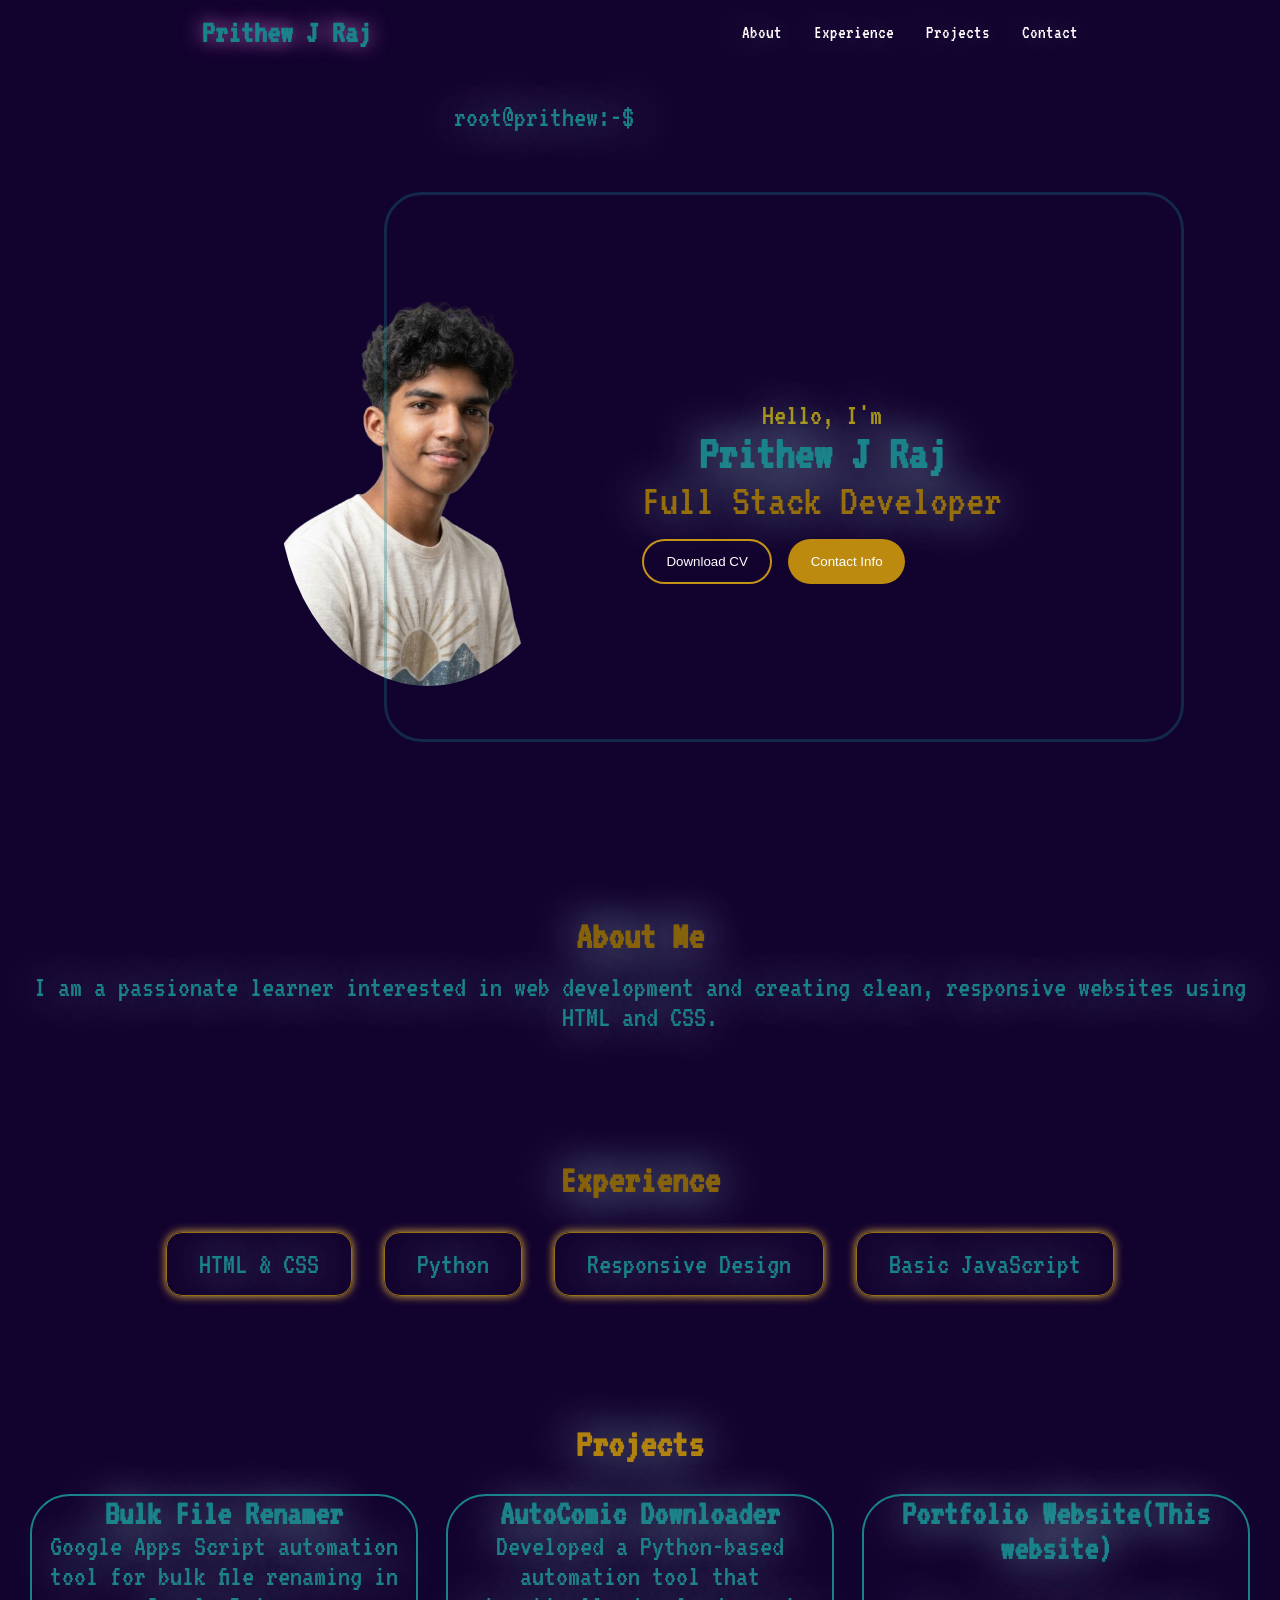
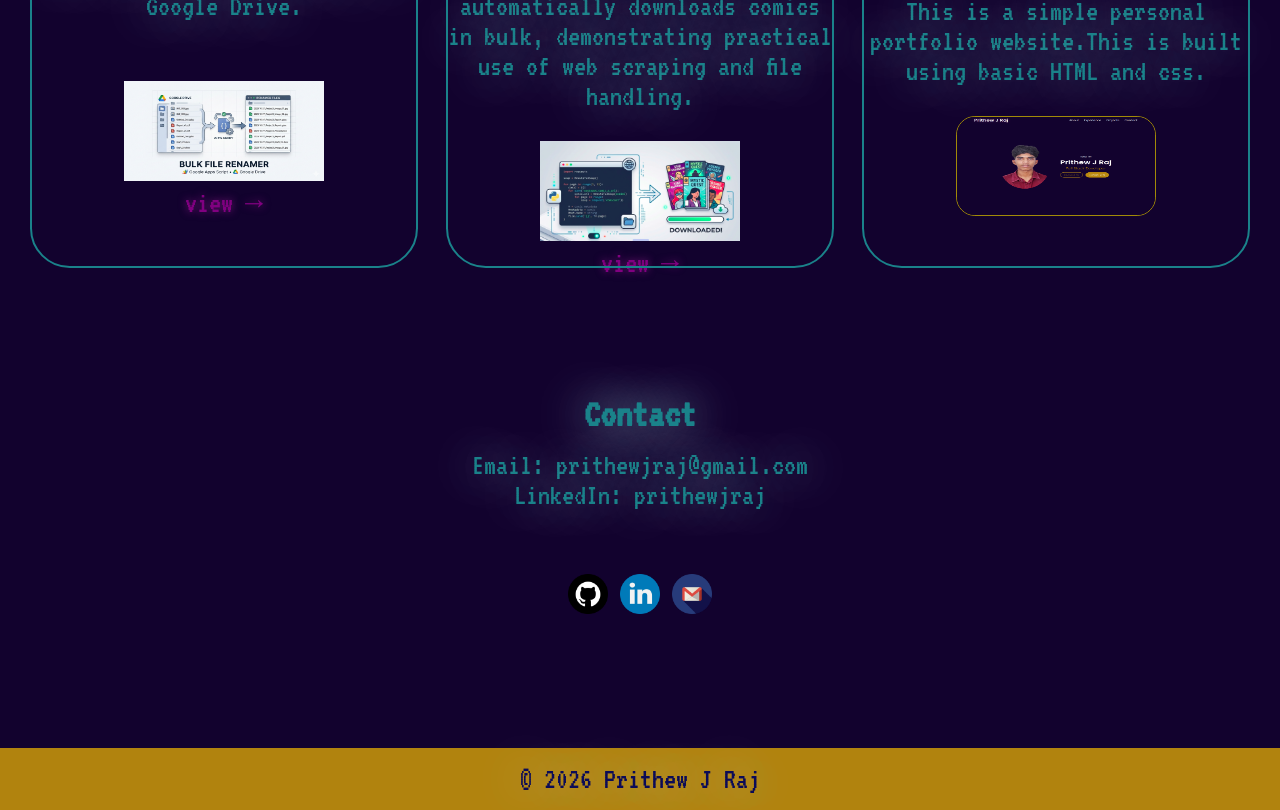
<file: index.html>
<!DOCTYPE html>
<html lang="en-US">
<head>
    <meta charset="UTF-8">
    <meta name="viewport" content="width=device-width, initial-scale=1.0">
    <title>Prithew J Raj | Portfolio</title>

    <link rel="stylesheet" href="style.css">
    <link rel="stylesheet" href="mediaqueries.css">
</head>
<body>

    <video autoplay muted loop id="myVideo">
        <source src="bgvid.mp4" type="video/mp4">
    </video>

    <!-- Desktop Navigation -->
    <nav id="desktop-nav">
        <div class="logo"  style="text-shadow: 0 0 20px rgb(204, 123, 204);">Prithew J Raj</div>
        <ul class="nav-links">
            <li><a href="#about">About</a></li>
            <li><a href="#experience">Experience</a></li>
            <li><a href="#projects">Projects</a></li>
            <li><a href="#contact">Contact</a></li>
        </ul>
    </nav>

    <!-- Mobile Navigation -->
    <nav id="s-nav">
        <div class="logo">Prithew J Raj</div>
        <div class="s-menu">
            <div class="hamburger-icon">
                <span></span>
                <span></span>
                <span></span>
            </div>

            <div class="menu-links">
                <li><a href="#about">About</a></li>
                <li><a href="#experience">Experience</a></li>
                <li><a href="#projects">Projects</a></li>
                <li><a href="#contact">Contact</a></li>
            </div>
        </div>
    </nav>
    <video autoplay muted loop id="crt-noise-vid">
    <source src="noise.mp4" type="video/mp4"> <!-- Replace with your actual video filename -->
    </video>
    <!-- Hero Section -->
     <p style="padding-top:1cm ;margin-left: 12cm; ">root@prithew:-$</p>
    <section id="profile">
        <div class="profile-pic">
            <img src="profilephoto.png" alt="Profile photo">
        </div>
        <div class="profile-text">
            <p style="color: rgb(168, 145, 14);">Hello, I'm</p>
            <h1>Prithew J Raj</h1>
            <h2 style="color: rgb(150, 111, 12);">Full Stack Developer    </h2>

            <div class="btn-container">
                <button class="btn btn-outline" style="color: rgb(150, 111, 14);"><a href="https://prithewjraj.github.io/portfolio/resume.html">Download CV</a></button>
                <button class="btn btn-filled" ><a href="#contact">Contact Info</a></button>
            </div>
        </div>
    </section>

    <!-- About -->
    <section id="about">
        <h1 class="section-title" style="color: rgb(134, 99, 10);">About Me</h1>
        <p class="section-text">
            I am a passionate learner interested in web development and creating
            clean, responsive websites using HTML and CSS.
        </p>
    </section>

    <!-- Experience -->
    <section id="experience" >
        <h1 class="section-title" style="color: rgb(134, 99, 10);">Experience</h1>
        <div class="experience-container">
            <div class="exp-card">HTML & CSS</div>
            <div class="exp-card">Python</div>
            <div class="exp-card">Responsive Design</div>
            <div class="exp-card">Basic JavaScript</div>
        </div>
    </section>

    <!-- Projects -->
    <section id="projects">
        <h1 class="section-title" style="color:rgb(177, 131, 14);">Projects</h1>
        <div class="projects-container">
            <div class="project-card">
                <h3>Bulk File Renamer</h3>
                <p>Google Apps Script automation tool for bulk file renaming in Google Drive.</p><br><br>
                <a href="https://prithewjraj.github.io/portfolio/bulkfilerenamer.html" ><img src="bulkasset.png" alt="file" height="100px" width="200px"></a><br>
                <a href="https://prithewjraj.github.io/portfolio/bulkfilerenamer.html" style="color: purple;text-shadow: 0 0 8px rgb(121, 23, 121);">view →</a>
            </div>
            <div class="project-card" >
                <h3>AutoComic Downloader</h3>
                <p>Developed a Python-based automation tool that automatically downloads comics in bulk,
demonstrating practical use of web scraping and file handling.</p><br>
<a href="https://prithewjraj.github.io/portfolio/autocomicdownloader.html" ><img src="comic.png" alt="comic downloader" height="100px" width="200px"></a><br>
            <a href="https://prithewjraj.github.io/portfolio/autocomicdownloader.html" style="color: purple;text-shadow: 0 0 8px rgb(121, 23, 121);">view →</a>
            </div>
            <div class="project-card">
                <h3>Portfolio Website(This website)</h3><br>
                <p>This is a simple personal portfolio website.This is built using basic HTML and css.</p><br>
                <img src="folio.png" alt="file" height="100px" width="200px" style="border: 1px solid rgb(161, 138, 7);border-radius: 0.5cm;"><br>

                
            </div>
        </div>
    </section>

    <!-- Contact -->
    <section id="contact">
        <h1 class="section-title">Contact</h1>
        <p>Email: prithewjraj@gmail.com</p>
        <p>LinkedIn: prithewjraj</p>
        <section id="contact">
        <div class="contact-icons">
            <a href="https://github.com/prithewjraj" target="_blank">
                <img src="github.png" alt="GitHub" height="40px" width="40px">
            </a>

            <a href="https://www.linkedin.com/in/prithewjraj" target="_blank" >
                <img src="linkedin.png" alt="LinkedIn" height="40px" width="40px">
            </a>

            <a href="mailto:prithewjraj@gmail.com">
                <img src="gmail.png" alt="Gmail" height="40px" width="40px">
            </a>
    </div>
</section>
    </section>

    <!-- Footer -->
    <footer style="background-color:rgb(177, 131, 14) ;color: rgb(11, 11, 87);">
        <p>© 2026 Prithew J Raj</p>
    </footer>

</body>
</html>
</file>
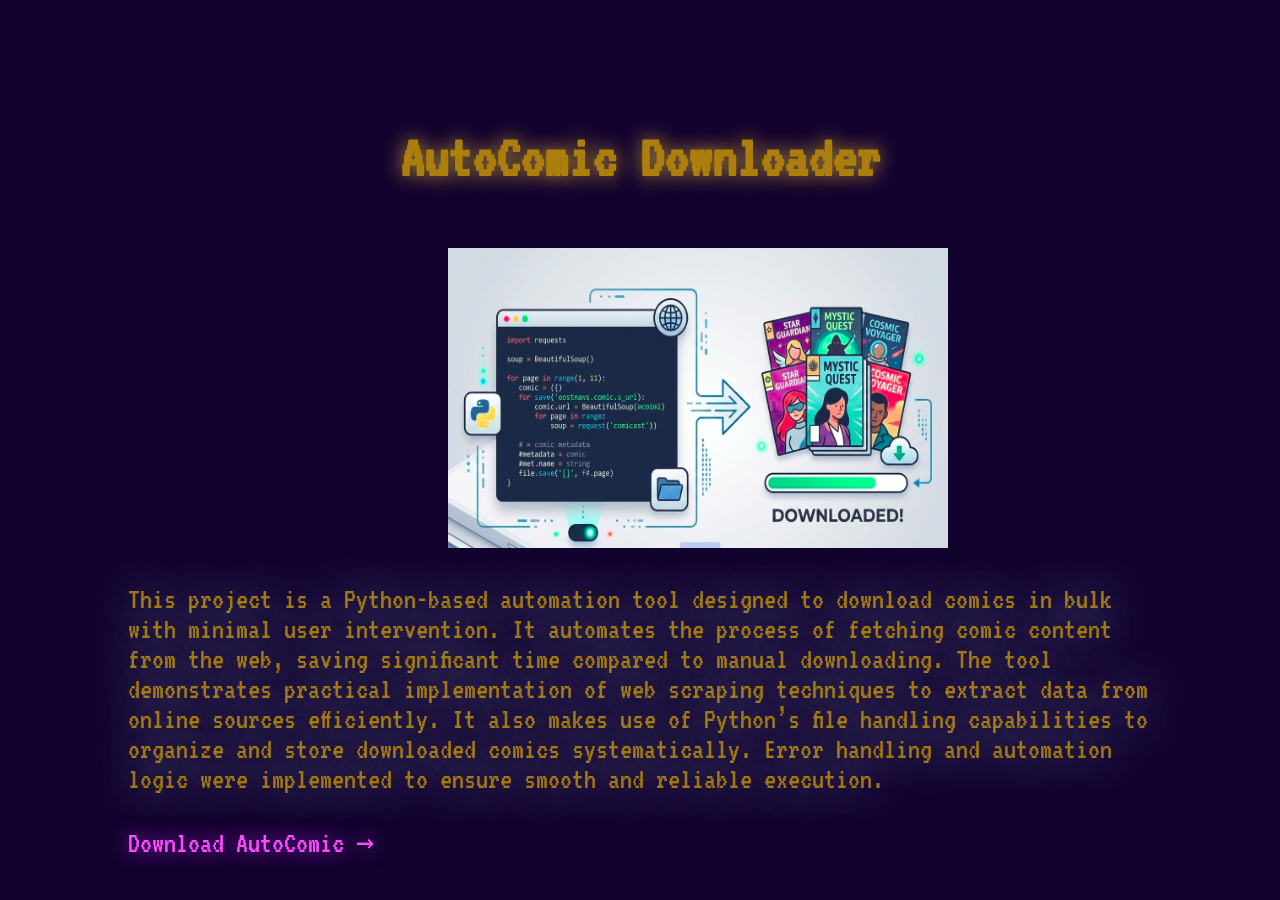
<file: autocomicdownloader.html>
<!DOCTYPE html>
<html lang="en-US">
<head>
    <meta charset="UTF-8">
    <meta name="viewport" content="width=device-width, initial-scale=1.0">
    <title>Prithew J Raj | Portfolio</title>

    <link rel="stylesheet" href="style.css">
    <link rel="stylesheet" href="mediaqueries.css">
</head>
<body>
    <h1 style="color: rgb(172, 126, 11); text-align: center; margin-top: 10%;text-shadow: 0 0 20px rgb(184, 146, 52);">AutoComic Downloader</h1><br><br>
    <img src="comic.png" style="width: 500px; height: 300px; margin-left: 35%;"><br><br>
    <p style="margin-left:10%;margin-right:10%;color: rgb(161, 120, 15);">This project is a Python-based automation tool designed to download comics in bulk with minimal user intervention. It automates the process of fetching comic content from the web, saving significant time compared to manual downloading. The tool demonstrates practical implementation of web scraping techniques to extract data from online sources efficiently. It also makes use of Python’s file handling capabilities to organize and store downloaded comics systematically. Error handling and automation logic were implemented to ensure smooth and reliable execution.</p><br>
    <a href="https://github.com/prithewjraj/autocomicdownloader" style="margin-left: 10%;color: rgb(255, 75, 255);text-shadow: 0 0 20px rgb(187, 52, 228);">Download AutoComic →</a>
</body>
</file>
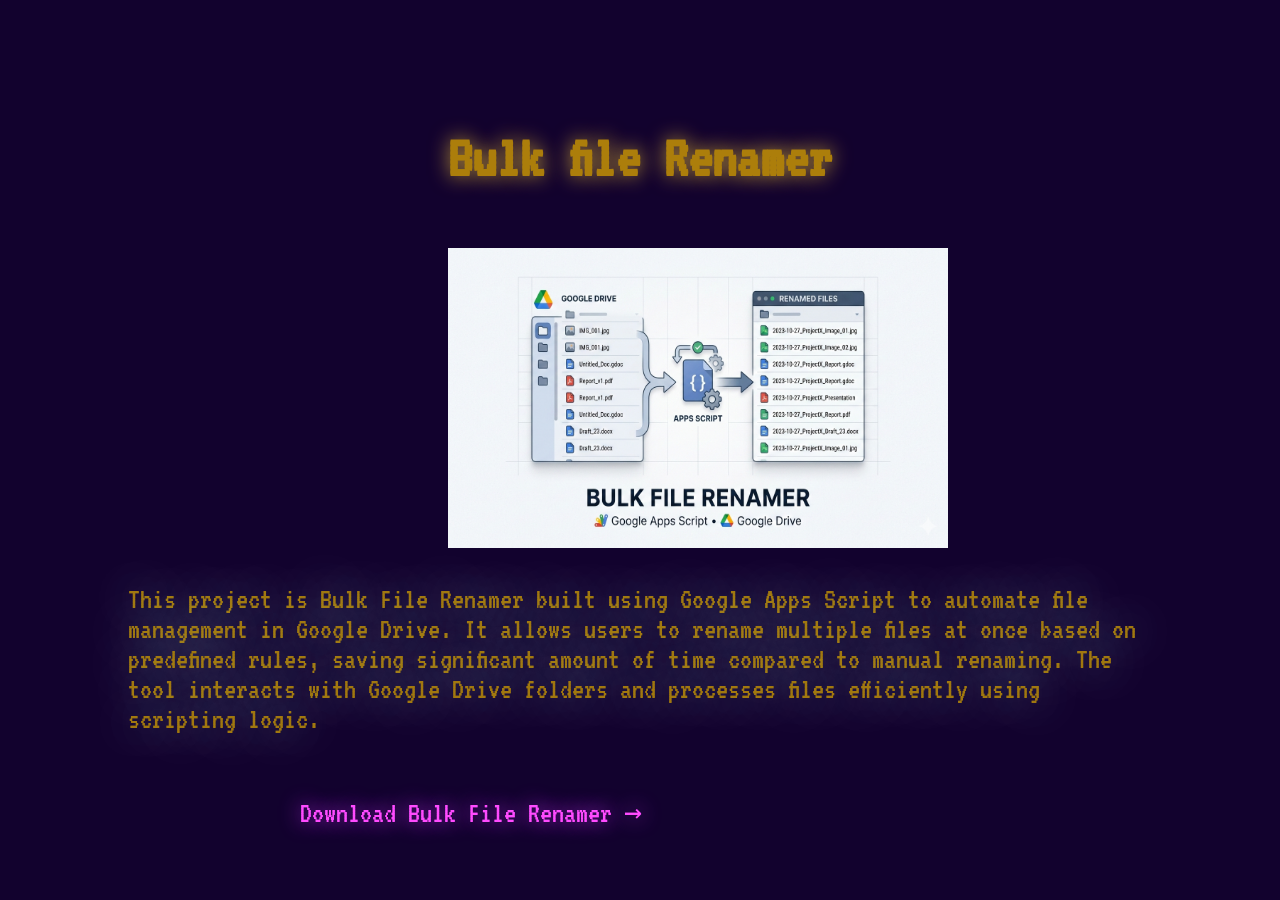
<file: bulkfilerenamer.html>
<!DOCTYPE html>
<html lang="en-US">
<head>
    <meta charset="UTF-8">
    <meta name="viewport" content="width=device-width, initial-scale=1.0">
    <title>Prithew J Raj | Portfolio</title>

    <link rel="stylesheet" href="style.css">
    <link rel="stylesheet" href="mediaqueries.css">
</head>
<body>
    <video autoplay muted loop id="myVideo">
        <source src="bgvid.mp4" type="video/mp4">
    </video>
    <h1 style="color: rgb(172, 126, 11); text-align: center; margin-top: 10%;text-shadow: 0 0 20px rgb(184, 146, 52);">Bulk file Renamer</h1><br><br>
    <img src="bulkasset.png" style="width: 500px; height: 300px; margin-left: 35%;"><br><br>
    <p style="margin-left:10%;margin-right:10%;color: rgb(161, 120, 15);">This project is Bulk File Renamer built using Google Apps Script to automate file management in Google Drive. It allows users to rename multiple files at once based on predefined rules, saving significant amount of time compared to manual renaming. The tool interacts with Google Drive folders and processes files efficiently using scripting logic.</p>
    <br>
    <br>
    <a href="https://github.com/prithewjraj/autocomicdownloader" style="margin-left: 300px;color: rgb(255, 75, 255);text-shadow: 0 0 20px rgb(187, 52, 228);">Download Bulk File Renamer →</a>
</body>
</file>
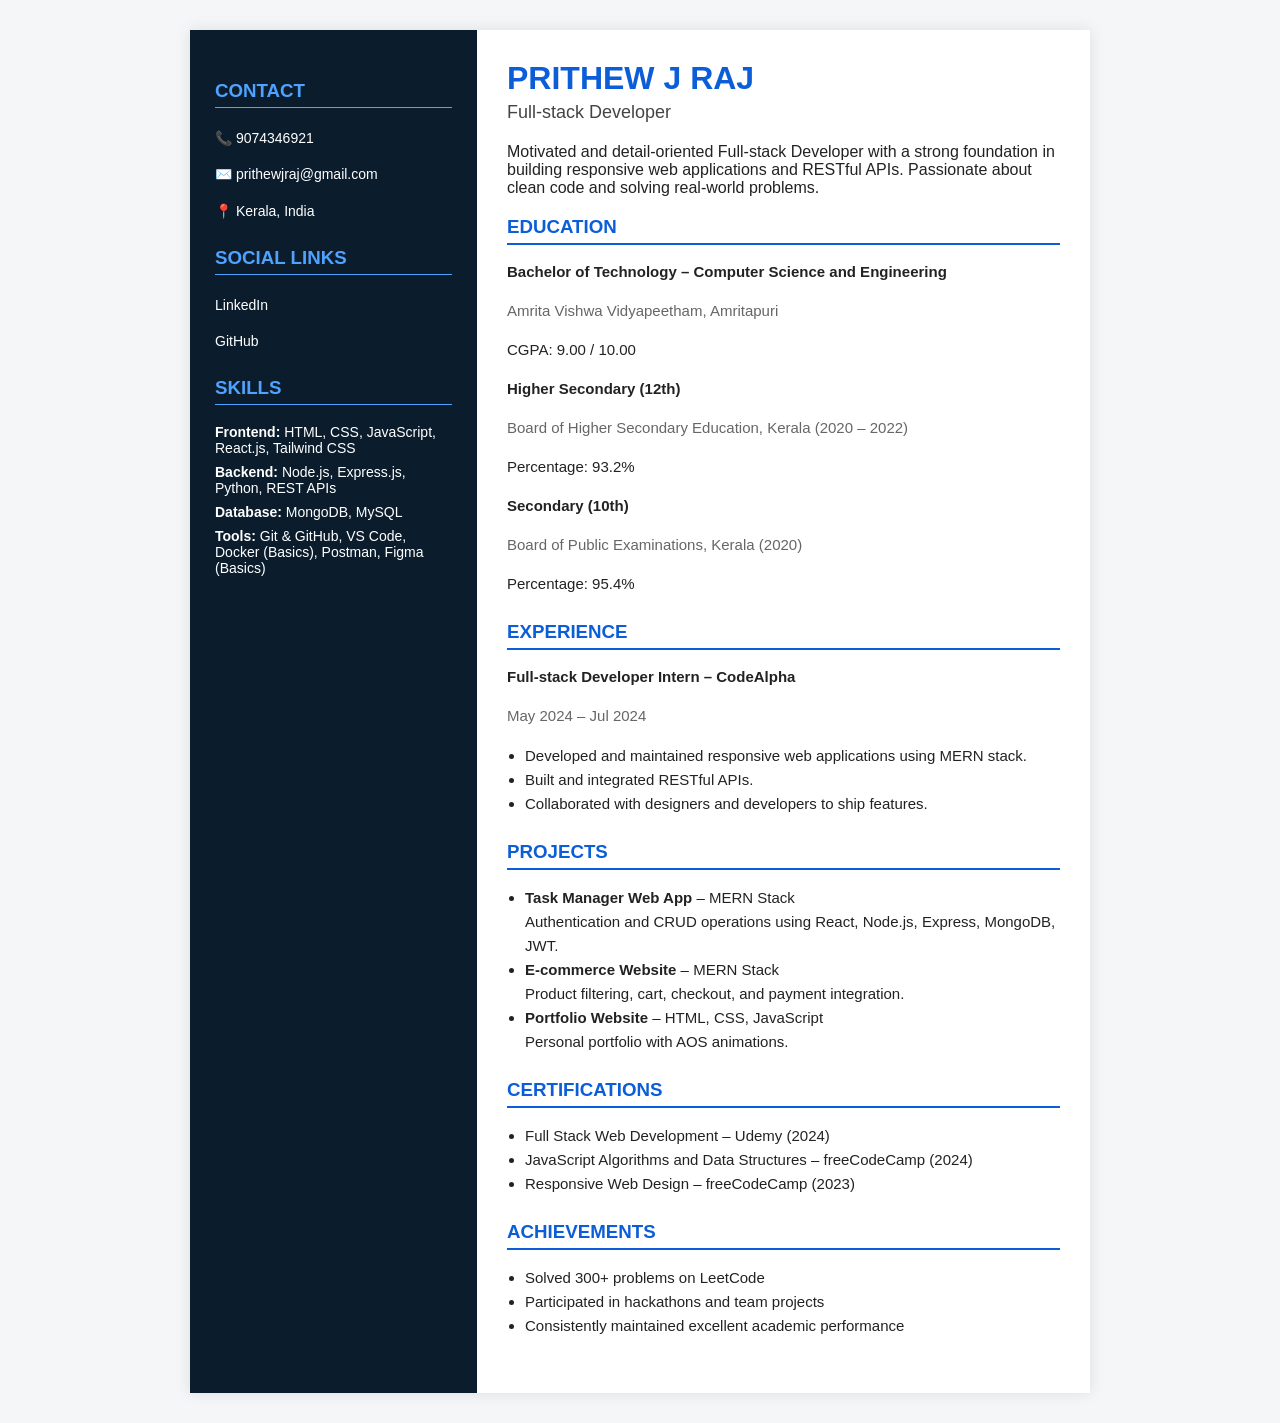
<file: resume.html>
<!DOCTYPE html>
<html lang="en">
<head>
    <meta charset="UTF-8">
    <title>Prithew J Raj - Resume</title>
    <style>
        body {
            margin: 0;
            font-family: Arial, Helvetica, sans-serif;
            background: #f4f6f8;
            color: #222;
        }

        .resume {
            max-width: 900px;
            margin: 30px auto;
            background: #ffffff;
            display: flex;
            box-shadow: 0 0 15px rgba(0,0,0,0.1);
        }

        /* LEFT PANEL */
        .left {
            width: 30%;
            background: #0b1d2d;
            color: #ffffff;
            padding: 25px;
        }

        .left h3 {
            border-bottom: 1px solid #4fa3ff;
            padding-bottom: 5px;
            margin-top: 25px;
            color: #4fa3ff;
        }

        .left p, .left a {
            font-size: 14px;
            line-height: 1.6;
            color: #ffffff;
            text-decoration: none;
        }

        .skills ul {
            list-style: none;
            padding: 0;
        }

        .skills li {
            margin-bottom: 8px;
            font-size: 14px;
        }

        /* RIGHT PANEL */
        .right {
            width: 70%;
            padding: 30px;
        }

        .header h1 {
            margin: 0;
            font-size: 32px;
            color: #0b5ed7;
        }

        .header h2 {
            margin: 5px 0 20px;
            font-size: 18px;
            font-weight: normal;
            color: #444;
        }

        .section {
            margin-bottom: 25px;
        }

        .section h3 {
            color: #0b5ed7;
            border-bottom: 2px solid #0b5ed7;
            padding-bottom: 5px;
            margin-bottom: 10px;
        }

        .section p, .section li {
            font-size: 15px;
            line-height: 1.6;
        }

        ul {
            padding-left: 18px;
        }

        .small {
            color: #666;
            font-size: 14px;
        }
    </style>
</head>
<body>

<div class="resume">

    <!-- LEFT SECTION -->
    <div class="left">

        <h3>CONTACT</h3>
        <p>📞 9074346921</p>
        <p>✉️ prithewjraj@gmail.com</p>
        <p>📍 Kerala, India</p>

        <h3>SOCIAL LINKS</h3>
        <p><a href="https://linkedin.com/in/prithewjraj" target="_blank">LinkedIn</a></p>
        <p><a href="https://github.com/prithewjraj" target="_blank">GitHub</a></p>

        <h3>SKILLS</h3>
        <div class="skills">
            <ul>
                <li><strong>Frontend:</strong> HTML, CSS, JavaScript, React.js, Tailwind CSS</li>
                <li><strong>Backend:</strong> Node.js, Express.js, Python, REST APIs</li>
                <li><strong>Database:</strong> MongoDB, MySQL</li>
                <li><strong>Tools:</strong> Git & GitHub, VS Code, Docker (Basics), Postman, Figma (Basics)</li>
            </ul>
        </div>

    </div>

    <!-- RIGHT SECTION -->
    <div class="right">

        <div class="header">
            <h1>PRITHEW J RAJ</h1>
            <h2>Full-stack Developer</h2>
            <p>
                Motivated and detail-oriented Full-stack Developer with a strong foundation
                in building responsive web applications and RESTful APIs.
                Passionate about clean code and solving real-world problems.
            </p>
        </div>

        <div class="section">
            <h3>EDUCATION</h3>
            <p><strong>Bachelor of Technology – Computer Science and Engineering</strong></p>
            <p class="small">Amrita Vishwa Vidyapeetham, Amritapuri</p>
            <p>CGPA: 9.00 / 10.00</p>

            <p><strong>Higher Secondary (12th)</strong></p>
            <p class="small">Board of Higher Secondary Education, Kerala (2020 – 2022)</p>
            <p>Percentage: 93.2%</p>

            <p><strong>Secondary (10th)</strong></p>
            <p class="small">Board of Public Examinations, Kerala (2020)</p>
            <p>Percentage: 95.4%</p>
        </div>

        <div class="section">
            <h3>EXPERIENCE</h3>
            <p><strong>Full-stack Developer Intern – CodeAlpha</strong></p>
            <p class="small">May 2024 – Jul 2024</p>
            <ul>
                <li>Developed and maintained responsive web applications using MERN stack.</li>
                <li>Built and integrated RESTful APIs.</li>
                <li>Collaborated with designers and developers to ship features.</li>
            </ul>
        </div>

        <div class="section">
            <h3>PROJECTS</h3>
            <ul>
                <li>
                    <strong>Task Manager Web App</strong> – MERN Stack  
                    <br>Authentication and CRUD operations using React, Node.js, Express, MongoDB, JWT.
                </li>
                <li>
                    <strong>E-commerce Website</strong> – MERN Stack  
                    <br>Product filtering, cart, checkout, and payment integration.
                </li>
                <li>
                    <strong>Portfolio Website</strong> – HTML, CSS, JavaScript  
                    <br>Personal portfolio with AOS animations.
                </li>
            </ul>
        </div>

        <div class="section">
            <h3>CERTIFICATIONS</h3>
            <ul>
                <li>Full Stack Web Development – Udemy (2024)</li>
                <li>JavaScript Algorithms and Data Structures – freeCodeCamp (2024)</li>
                <li>Responsive Web Design – freeCodeCamp (2023)</li>
            </ul>
        </div>

        <div class="section">
            <h3>ACHIEVEMENTS</h3>
            <ul>
                <li>Solved 300+ problems on LeetCode</li>
                <li>Participated in hackathons and team projects</li>
                <li>Consistently maintained excellent academic performance</li>
            </ul>
        </div>

    </div>
</div>

</body>
</html>
</file>
<file: style.css>
@import url("https://fonts.googleapis.com/css2?family=VT323&display=swap");

* {
    margin: 0;
    padding: 0;
    box-sizing: border-box;
}

body {
    font-family: 'VT323', monospace;
    color: #1a828a;
    font-size: 30px;
    text-shadow: 0 0 50px rgb(189, 236, 255);
}
#myVideo {
  position: fixed;
  right: 0;
  bottom: 0;
  min-width: 100%; 
  min-height: 100%;
  z-index: -1; 
  filter: brightness(0.4);
  object-fit: cover; /* Ensures the video covers the screen without stretching */
}

/* Ensure the body doesn't have a background blocking the video */

html {
    scroll-behavior: smooth;
    background-color: rgb(18, 2, 46);
}

nav {
    display: flex;
    justify-content: space-around;
    align-items: center;
    padding: 1rem;
}

.nav-links {
    display: flex;
    gap: 2rem;
    list-style: none;
    font-size: 1.2rem;
}

a {
    text-decoration: none;
    color: white;
}

a:hover {
    color: rgb(207, 156, 26);
    text-decoration: underline;
    text-underline-offset: 0.5rem;
}
.logo {
    font-size: 2rem;
    font-weight: 600;
}

#s-nav {
    display: none;
}

/* Hero Section */
#profile {
    display: flex;
    justify-content: center;
    align-items: center;
    gap: 4rem;
    height: 80vh;
}

.profile-pic img {
    width: 300px;
    border-radius: 50%;
}

.profile-text h1 {
    font-size: 3rem;
}

.profile-text h2 {
    font-weight: 400;
    color: gray;
}

.btn-container {
    margin-top: 1rem;
    display: flex;
    gap: 1rem;
}

.btn {
    padding: 0.8rem 1.4rem;
    border-radius: 2rem;
    cursor: pointer;
    font-weight: 500;
}

.btn-outline {
    border: 2px solid rgb(196, 147, 23) ;
    background: none;
}

.btn-filled {
    background: rgb(187, 138, 15);
    color: white;
    border: none;
}

/* Sections */
section {
    padding: 4rem 2rem;
    text-align: center;
}

.section-title {
    font-size: 2.5rem;
    margin-bottom: 1rem;
}

/* Experience */
.experience-container {
    display: flex;
    justify-content: center;
    gap: 2rem;
    margin-top: 2rem;
    
}

.exp-card {
    padding: 1rem 2rem;
    border: 1px solid rgb(148, 110, 16);
    border-radius: 1rem;
    box-shadow: 0 0 10px rgb(226, 179, 59);
}

/* Projects */
.projects-container {
    display: flex;
    justify-content: center;
    gap: 2rem;
    margin-top: 2rem;
}


.project-card {
    outline: 2px solid #1a828a;
    width: 500px;
    height: 370px;
    border-radius: 1cm;
    
    

}

.project-card:hover {
    
    outline-color: goldenrod;
    outline-offset: 0;   
    box-shadow: 0 0 50px rgb(226, 179, 59);
    transform: scale(1.08);
    
}


/* Footer */
footer {
    text-align: center;
    padding: 1rem;
    background: #f2f2f2;
}

#crt-noise-vid {
    position: absolute;
    margin-top: 15%;
    margin-left: 30%;
    top: 0;
    left: 0;
    width: 800px;
    height: 550px;
    object-fit: cover; /* Ensures video fills the screen without stretching */
    opacity: 0.3; /* Adjust this for subtle or strong noise */
    z-index: 1;
    pointer-events: none;
    border: 3px solid #1a828a;
    border-radius: 1cm;
}
</file>
<file: mediaqueries.css>
@media (max-width: 768px) {
  #desktop-nav {
    display: none;
  }

  #s-nav {
    display: flex;
    justify-content: space-between;
    align-items: center;
    padding: 1rem;
  }

  .s-menu {
    position: relative;
  }

  .menu-links {
    display: flex;
    flex-direction: column;
    gap: 1rem;
    margin-top: 1rem;
    font-size: 2rem;
  }

  .menu-links li {
    list-style: none;
    font-size: 2rem;
  }

  #profile {
    flex-direction: column;
    height: auto;
    gap: 2rem;
  }

  /* Fixed Video Logic for Tablet */
  #myVideo {
    width: 100vw;
    height: 100vh;
    object-fit: cover;
  }

  #crt-noise-vid {
    width: 90%;          /* Scale width to screen */
    height: 500px;       /* Fixed height or use auto */
    margin-left: 5%;     /* Center it */
    margin-top: 50px;    /* Prevent it from hitting the top nav */
    position: absolute;
  }

  .profile-pic img {
    width: 220px;
  }

  .profile-text h1 {
    font-size: 2.2rem;
  }

  .profile-text h2 {
    font-size: 1.2rem;
  }

  .experience-container {
    flex-direction: column;
    align-items: center;
  }

  .projects-container {
    flex-direction: column;
    align-items: center;
  }

  .project-card {
    width: 90%;
    height: auto;
  }
}

@media (max-width: 480px) {
  .logo {
    font-size: 1.5rem;
  }

  /* Fixed Noise Video for Mobile */
  #crt-noise-vid {
    width: 95%;
    height: 480px;       /* Slightly taller to cover stacked mobile content */
    margin-left: 2.5%;   
    margin-top: 260px;   /* Push down below the mobile menu */
  }

  .btn-container {
    flex-direction: column;
  }

  footer {
    font-size: 0.85rem;
  }
  .exp-card {
   font-size: 1rem;
}
.menu-links li {
    list-style: none;
    font-size: 1.3rem;
  }
  .projects-container {
    flex-direction: column;
    align-items: center;
    font-size: 1.5rem;
  }
}
</file>
